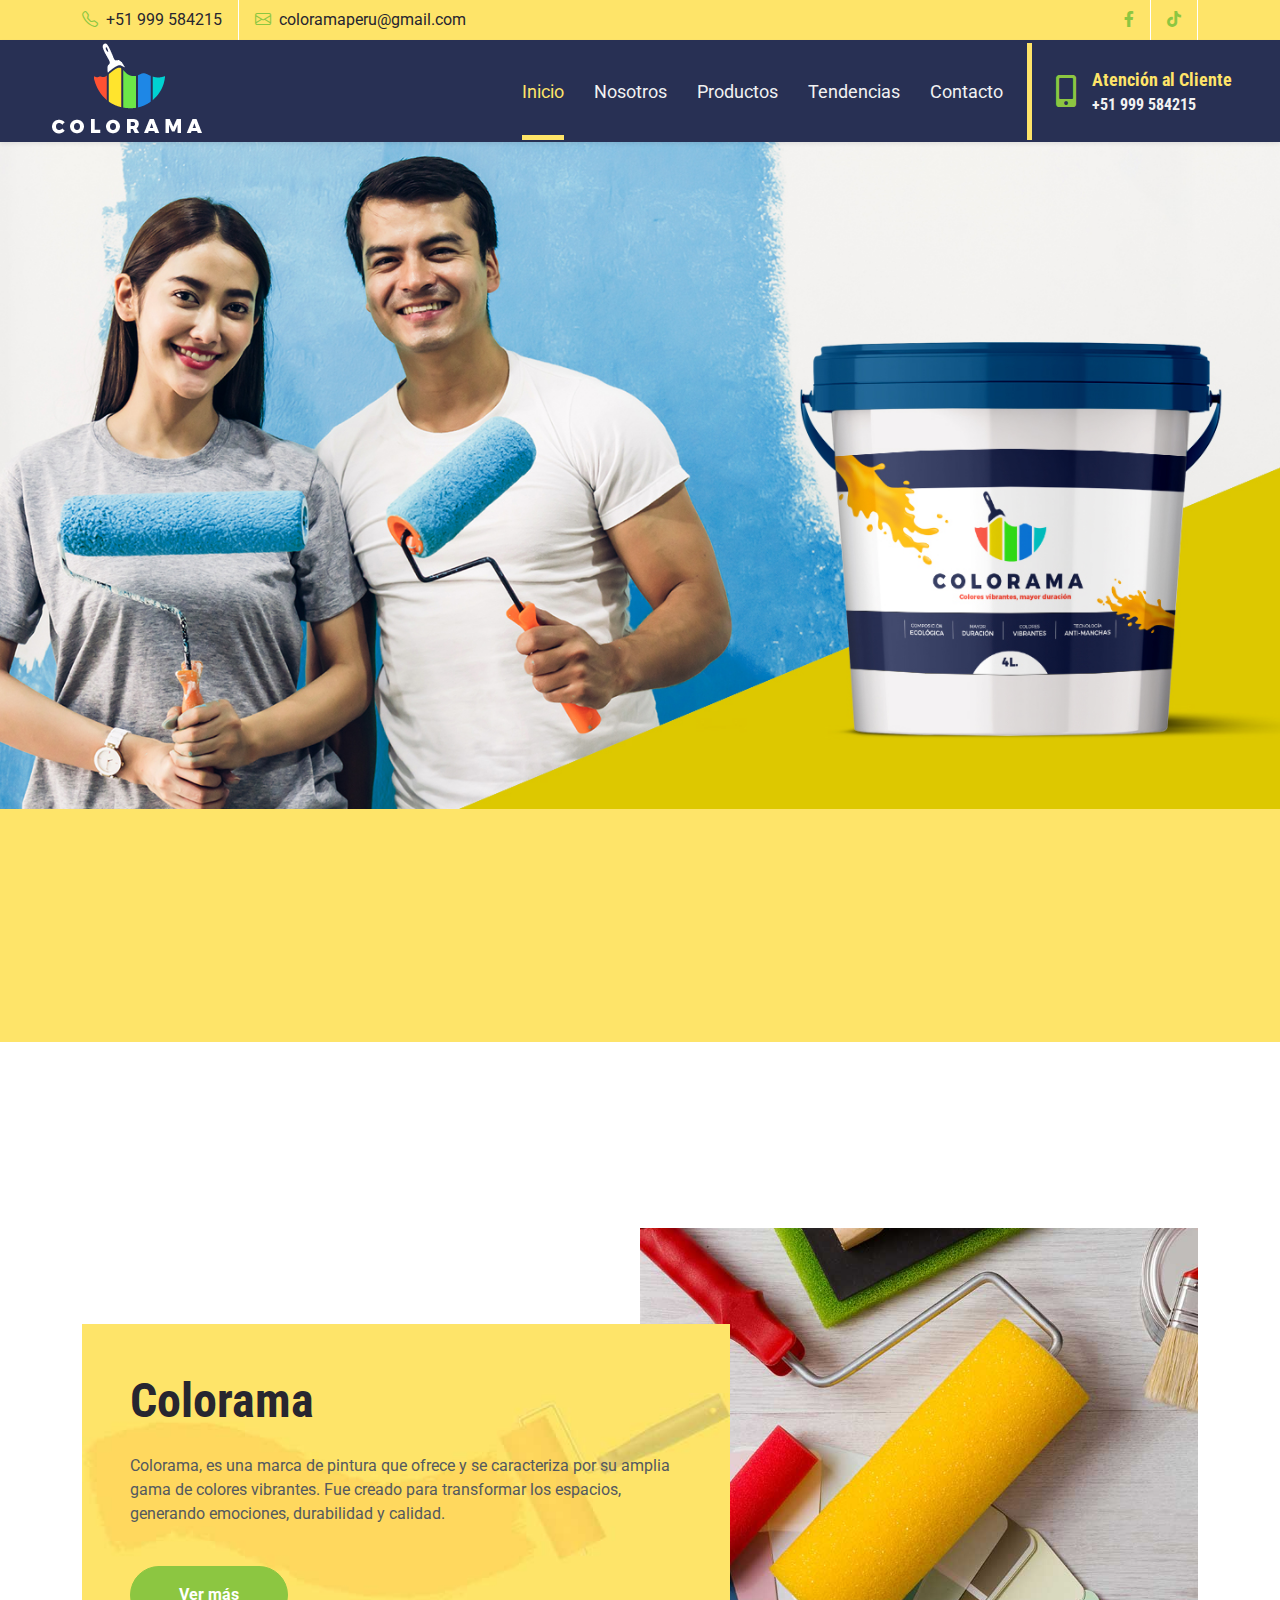
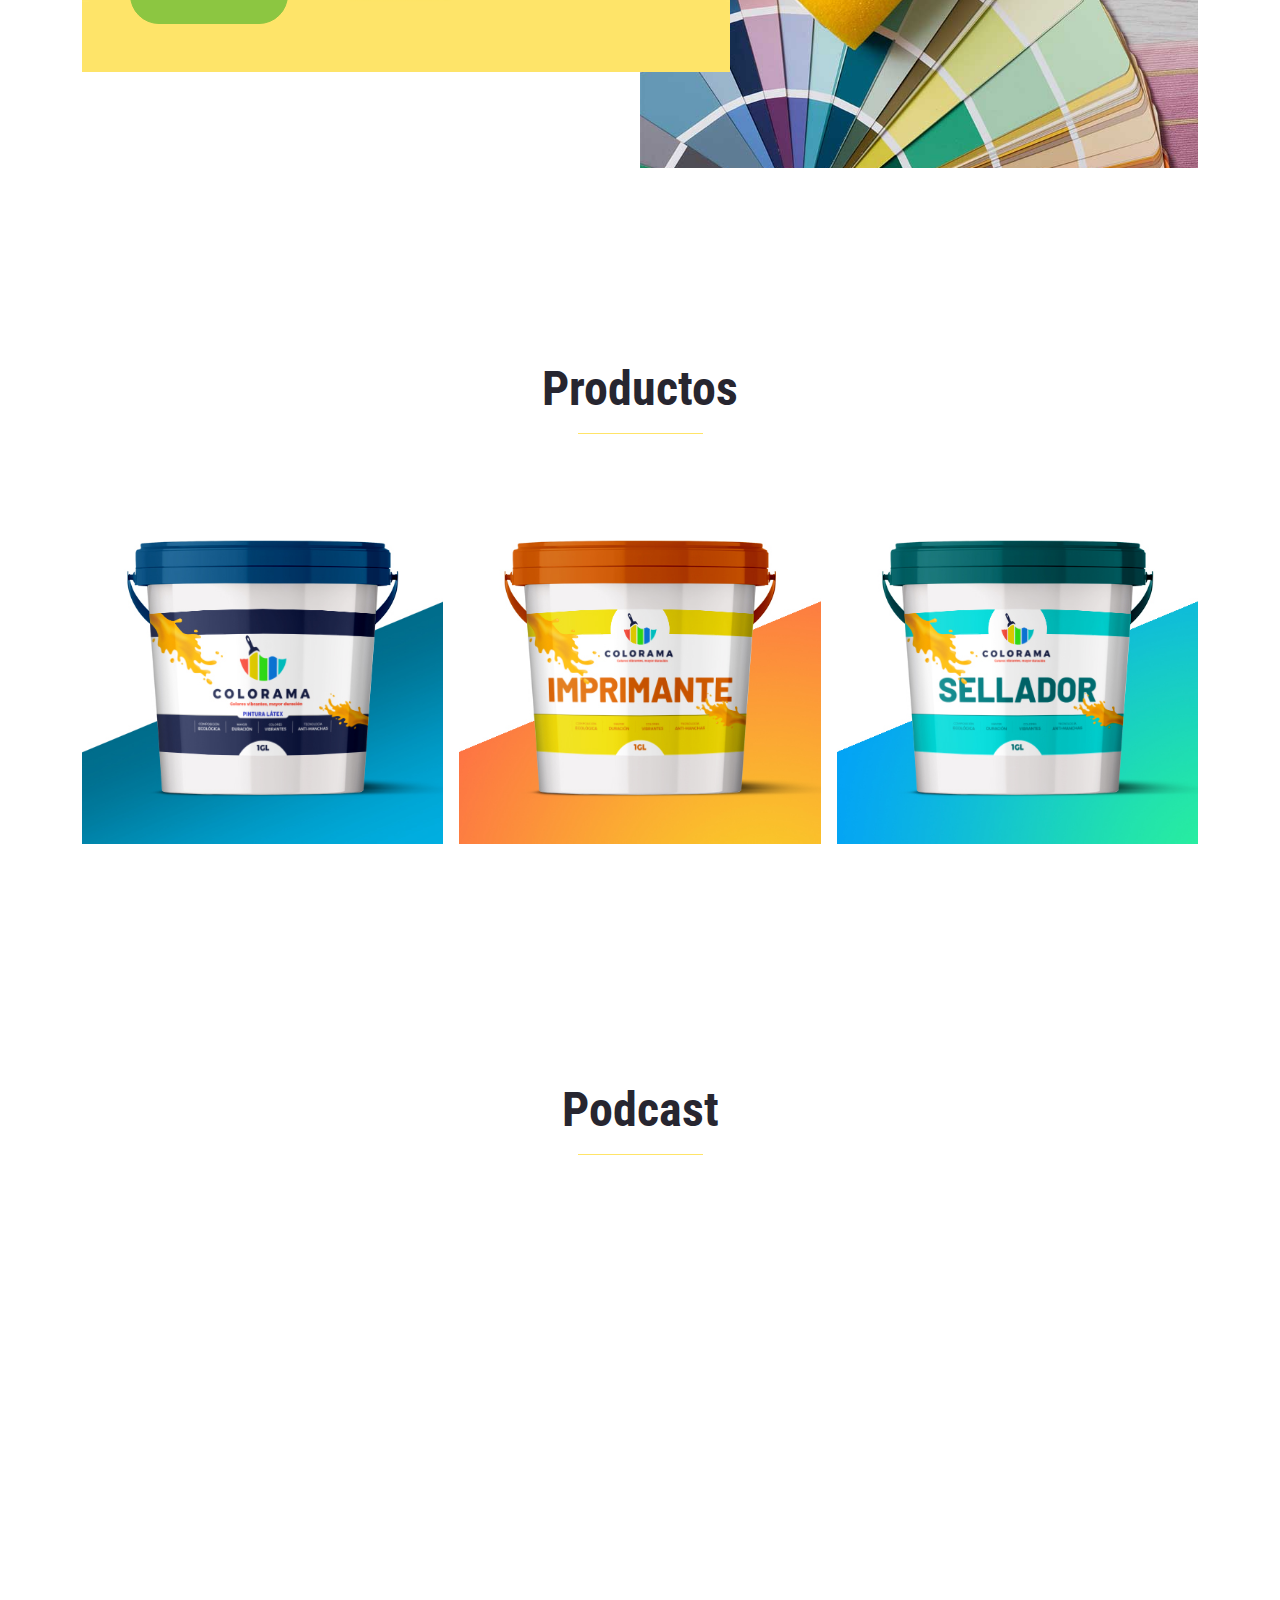
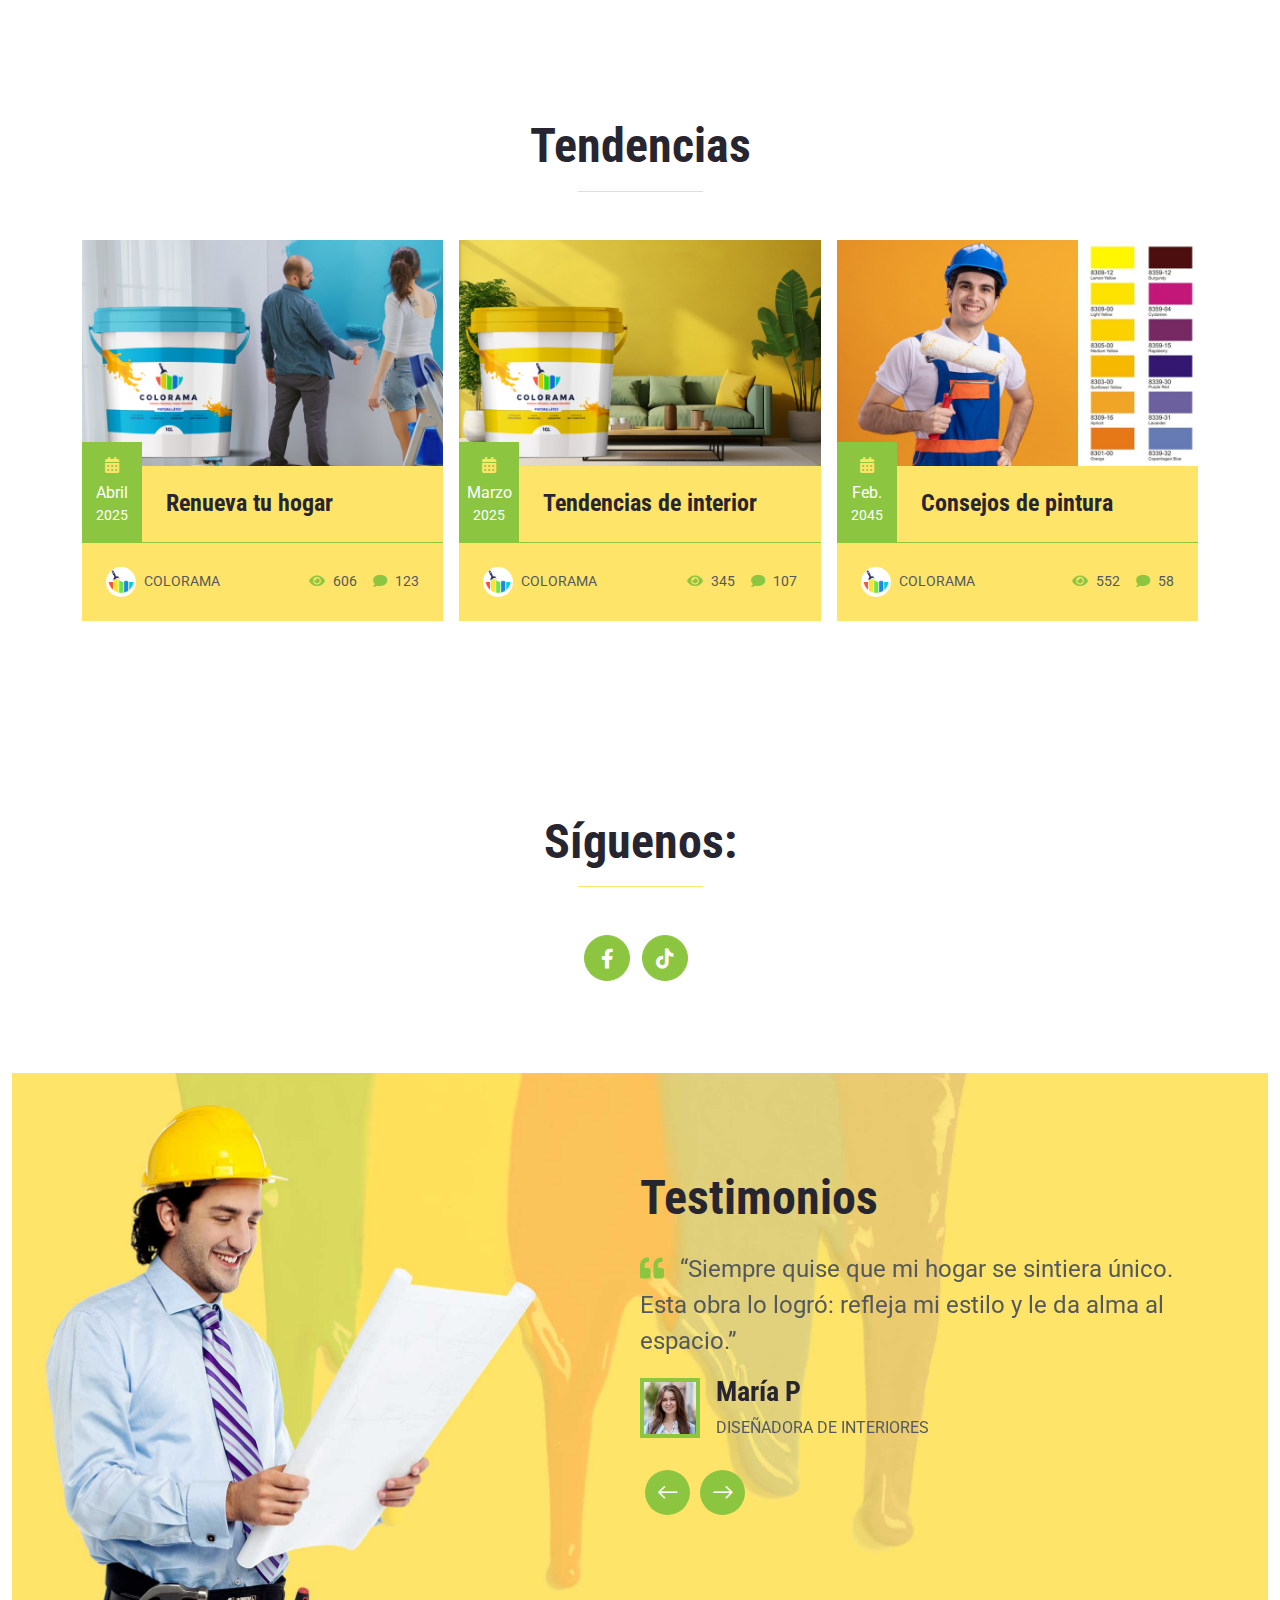
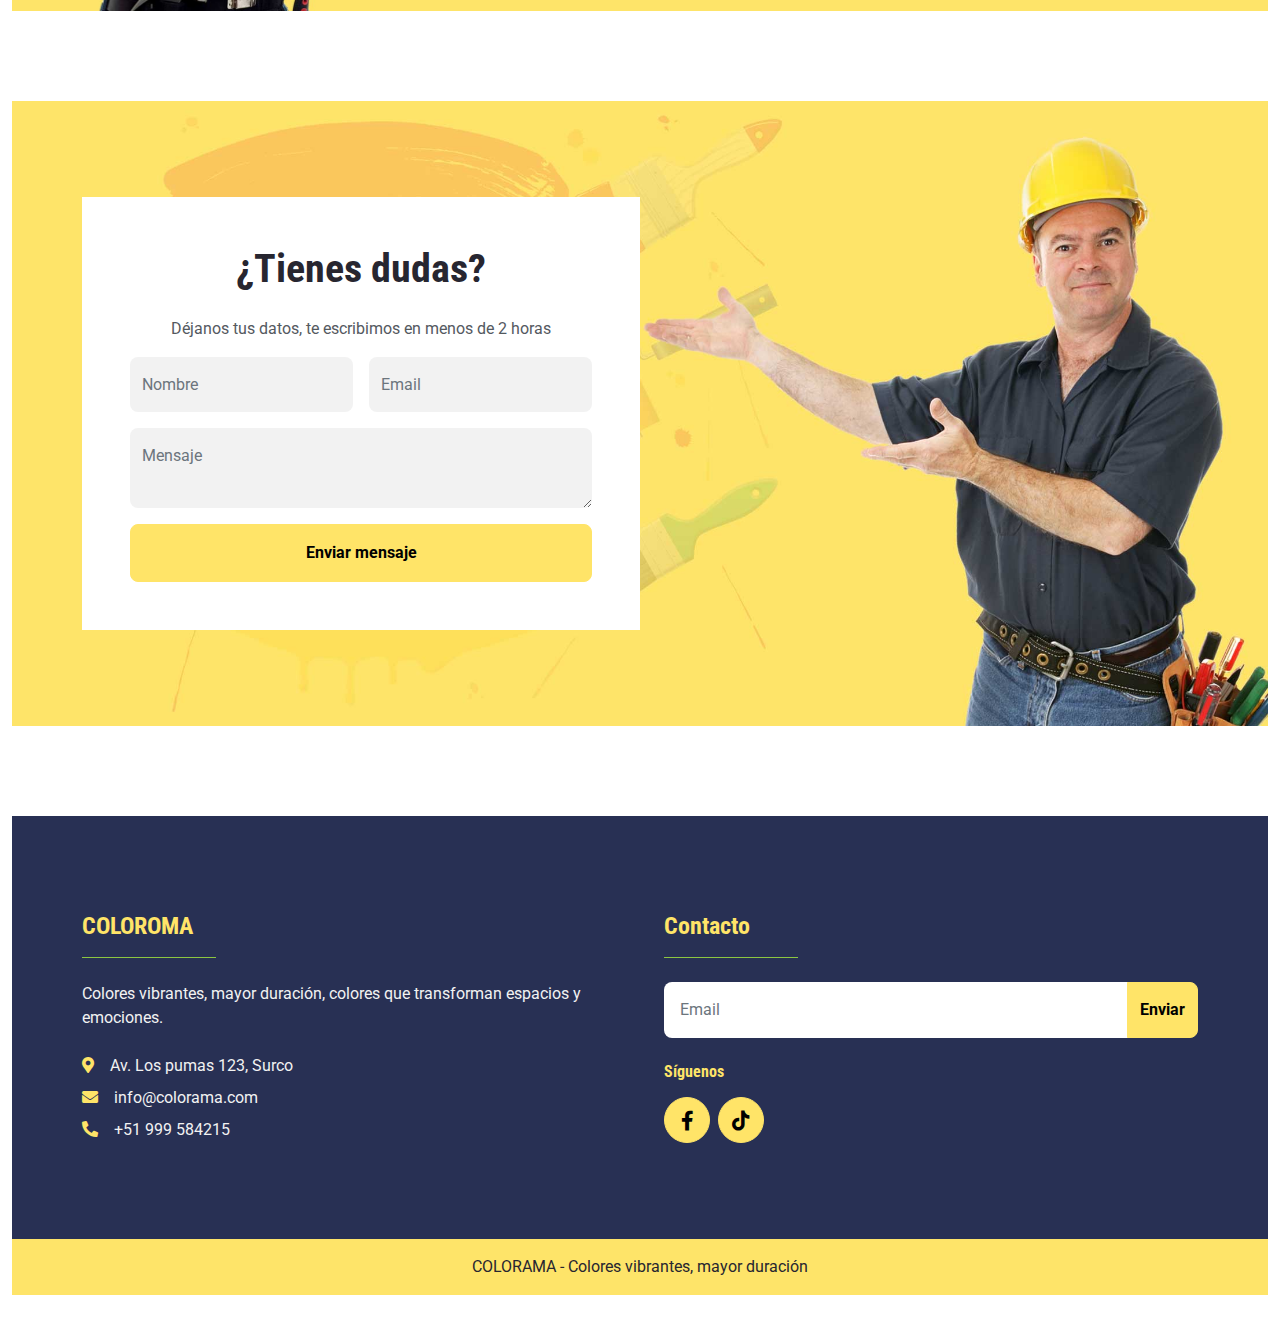
<file: index.html>
<!DOCTYPE html>
<html lang="en">

<head>
    <meta charset="utf-8">
    <title>COLORAMA - Colores vibrantes, mayor duración</title>
    <meta content="width=device-width, initial-scale=1.0" name="viewport">
    <meta content="Free HTML Templates" name="keywords">
    <meta content="Free HTML Templates" name="description">

    <!-- Favicon -->
    <link href="img/favicon.ico" rel="icon">

    <!-- Google Web Fonts -->
    <link rel="preconnect" href="https://fonts.gstatic.com">
    <link href="https://fonts.googleapis.com/css2?family=Roboto+Condensed:wght@400;700&family=Roboto:wght@400;700&display=swap" rel="stylesheet">  

    <!-- Icon Font Stylesheet -->
    <link href="https://cdnjs.cloudflare.com/ajax/libs/font-awesome/5.15.0/css/all.min.css" rel="stylesheet">
    <link href="https://cdn.jsdelivr.net/npm/bootstrap-icons@1.4.1/font/bootstrap-icons.css" rel="stylesheet">

    <!-- Libraries Stylesheet -->
    <link href="lib/owlcarousel/assets/owl.carousel.min.css" rel="stylesheet">

    <!-- Customized Bootstrap Stylesheet -->
    <link href="css/bootstrap.min.css" rel="stylesheet">

    <!-- Template Stylesheet -->
    <link href="css/style.css" rel="stylesheet">
</head>

<body>
    <!-- Topbar Start -->
    <div class="container-fluid bg-primary d-none d-lg-block">
        <div class="container">
            <div class="row">
                <div class="col-md-6 text-center text-lg-start mb-2 mb-lg-0">
                    <div class="d-inline-flex align-items-center">
                        <a class="text-dark py-2 pe-3 border-end border-white" href=""><i class="bi bi-telephone text-secondary me-2"></i>+51 999 584215</a>
                        <a class="text-dark py-2 px-3" href=""><i class="bi bi-envelope text-secondary me-2"></i>coloramaperu@gmail.com</a>
                    </div>
                </div>
                <div class="col-md-6 text-center text-lg-end">
                    <div class="d-inline-flex align-items-center">
                        <a class="text-body py-2 px-3 border-end border-white" href="https://www.facebook.com/ColoramaPeruOficial" target="_blank">
                            <i class="fab fa-facebook-f text-secondary"></i>
                        </a>
                        <a class="text-body py-2 px-3 border-end border-white" href="https://www.tiktok.com/@coloramapintura?_t=ZM-8wMFui1cQvX&_r=1" target="_blank">
                            <i class="fab fa-tiktok text-secondary"></i>
                        </a>
                        <!-- <a class="text-body py-2 px-3 border-end border-white" href="">
                            <i class="fab fa-instagram text-secondary"></i>
                        </a>
<!--                         <a class="text-body py-2 ps-3" href="">
                            <i class="fab fa-youtube text-secondary"></i>
                        </a> -->
                    </div>
                </div>
            </div>
        </div>
    </div>
    <!-- Topbar End -->


    <!-- Navbar Start -->
    <nav class="navbar navbar-expand-lg bg-dark navbar-dark shadow-sm px-5 py-3 py-lg-0">
        <a href="index.html" class="navbar-brand p-0">
            <h1 class="m-0 text-uppercase text-primary">
                <img src="img/logotipo_web_negativo.png" alt="" width="100%" height="20%">
                <!-- <i class="fa fa-paint-roller text-secondary me-3"></i>--></h1>
        </a>
        <button class="navbar-toggler" type="button" data-bs-toggle="collapse" data-bs-target="#navbarCollapse">
            <span class="navbar-toggler-icon"></span>
        </button>
        <div class="collapse navbar-collapse" id="navbarCollapse">
            <div class="navbar-nav ms-auto py-0 pe-4 border-end border-5 border-primary">
                <a href="index.html" class="nav-item nav-link active">Inicio</a>
                <a href="about.html" class="nav-item nav-link">Nosotros</a>
                <a href="#productos" class="nav-item nav-link">Productos</a>
                <a href="#tendencias2" class="nav-link">Tendencias</a>
                <a href="#contacto" class="nav-item nav-link">Contacto</a>
            </div>
            <div class="d-none d-lg-flex align-items-center ps-4">
                <i class="fa fa-2x fa-mobile-alt text-secondary me-3"></i>
                <div>
                    <h5 class="text-primary mb-1"><small>Atención al Cliente</small></h5>
                    <h6 class="text-light m-0">+51 999 584215</h6>
                </div>
            </div>
        </div>
    </nav>
    <!-- Navbar End -->


    <!-- slider -->
    <div class="container-fluid bg-primary py-5 bg-hero" style="margin-bottom: 90px;">
        <div class="container-fluid py-5">
            <div class="row ">
                
            </div>
        </div>
    </div>
    <!-- Hero End -->


    <!-- About Start -->
    <div class="container-fluid py-5">
        <div class="container py-5">
            <div class="row gx-0 mb-3 mb-lg-0">
                <div class="col-lg-6 my-lg-5 py-lg-5">
                    <div class="about-start bg-primary p-5">
                        <h1 class="display-5 mb-4">Colorama</h1>
                        <p>Colorama, es una marca de pintura que ofrece y se caracteriza por su amplia gama de colores vibrantes. Fue creado para transformar los espacios, generando  emociones, durabilidad y calidad.</p>
                        <a href="about.html" class="btn btn-secondary rounded-pill py-md-3 px-md-5 mt-4">Ver más</a>
                    </div>
                </div>
                <div class="col-lg-6" style="min-height: 400px;">
                    <div class="position-relative h-100">
                        <img class="position-absolute w-100 h-100" src="img/about-2.jpg" style="object-fit: cover;">
                    </div>
                </div>
            </div>
        </div>
    </div>
    <!-- About End -->
    

    <!-- Productos colorama -->
    <div id="productos" class="container-fluid py-5">
        <div class="container py-5">
            <div class="text-center mx-auto mb-5" style="max-width: 500px;">
                <h1 class="display-5">Productos</h1>
                <hr class="w-25 mx-auto text-primary" style="opacity: 1;">
            </div>
            <div class="row g-3">
                <div class="col-lg-4 col-md-6">
                    <div class="team-item">
                        <img class="img-fluid w-100" src="img/productos/colorama-latex.jpg" alt="">
                    </div>
                </div>
                <div class="col-lg-4 col-md-6">
                    <div class="team-item">
                        <img class="img-fluid w-100" src="img/productos/colorama-imprimante.jpg" alt="">
                    </div>
                </div>
                <div class="col-lg-4 col-md-6">
                    <div class="team-item">
                        <img class="img-fluid w-100" src="img/productos/colorama-sellador.jpg" alt="">
                    </div>
                </div>
            </div>
        </div>
    </div>
    <!-- Productos End -->

    <!-- PODCAST -->
    <div id="podcast" class="container-fluid py-5">
        <div class="container py-5">
            <div class="text-center mx-auto mb-5" style="max-width: 500px;">
                <h1 class="display-5">Podcast</h1>
                <hr class="w-25 mx-auto text-primary" style="opacity: 1;">
            </div>
            <div class="row g-3">
                <div class="col-lg-12">
                    <div style="text-align:center;">
                        <iframe width="560" height="315" src="https://www.youtube.com/embed/--IJeZZWxek?si=wq_hsynTKk_-lt8w" title="YouTube video player" frameborder="0" allow="accelerometer; autoplay; clipboard-write; encrypted-media; gyroscope; picture-in-picture; web-share" referrerpolicy="strict-origin-when-cross-origin" allowfullscreen></iframe>
                    </div>
                </div>
            </div>
        </div>
    </div>


    <!-- Tendencias -->
    <div id="tendencias2" class="container-fluid py-5">
        <div class="container py-5">
            <div class="text-center mx-auto mb-5" style="max-width: 500px;">
                <h1 class="display-5">Tendencias</h1>
                <hr class="w-25 mx-auto text-primary" style="opacity: 1;">
            </div>
            <div class="row g-3">
                <div class="col-xl-4 col-lg-6">
                    <div class="blog-item bg-primary">
                        <img class="img-fluid w-100" src="img/tendencias/renueva.jpg" alt="">
                        <div class="d-flex align-items-center">
                            <div class="bg-secondary mt-n4 d-flex flex-column flex-shrink-0 justify-content-center text-center me-4" style="width: 60px; height: 100px;">
                                <i class="fa fa-calendar-alt text-primary mb-2"></i>
                                <p class="m-0 text-white">Abril</p>
                                <small class="text-white">2025</small>
                            </div>
                            <a class="h4 m-0 text-truncate me-4" href="">Renueva tu hogar</a>
                        </div>
                        <div class="d-flex justify-content-between border-top border-secondary p-4">
                            <div class="d-flex align-items-center">
                                <img class="rounded-circle me-2" src="img/isologo-colorama.jpg" width="30" height="30" alt="">
                                <small class="text-uppercase">Colorama</small>
                            </div>
                            <div class="d-flex align-items-center">
                                <small class="ms-3"><i class="fa fa-eye text-secondary me-2"></i>606</small>
                                <small class="ms-3"><i class="fa fa-comment text-secondary me-2"></i>123</small>
                            </div>
                        </div>
                    </div>
                </div>
                <div class="col-xl-4 col-lg-6">
                    <div class="blog-item bg-primary">
                        <img class="img-fluid w-100" src="img/tendencias/interiores.jpg" alt="">
                        <div class="d-flex align-items-center">
                            <div class="bg-secondary mt-n4 d-flex flex-column flex-shrink-0 justify-content-center text-center me-4" style="width: 60px; height: 100px;">
                                <i class="fa fa-calendar-alt text-primary mb-2"></i>
                                <p class="m-0 text-white">Marzo</p>
                                <small class="text-white">2025</small>
                            </div>
                            <a class="h4 m-0 text-truncate me-4" href="">Tendencias de interior</a>
                        </div>
                        <div class="d-flex justify-content-between border-top border-secondary p-4">
                            <div class="d-flex align-items-center">
                                <img class="rounded-circle me-2" src="img/isologo-colorama.jpg" width="30" height="30" alt="">
                                <small class="text-uppercase">Colorama</small>
                            </div>
                            <div class="d-flex align-items-center">
                                <small class="ms-3"><i class="fa fa-eye text-secondary me-2"></i>345</small>
                                <small class="ms-3"><i class="fa fa-comment text-secondary me-2"></i>107</small>
                            </div>
                        </div>
                    </div>
                </div>
                <div class="col-xl-4 col-lg-6">
                    <div class="blog-item bg-primary">
                        <img class="img-fluid w-100" src="img/tendencias/consejos.jpg" alt="">
                        <div class="d-flex align-items-center">
                            <div class="bg-secondary mt-n4 d-flex flex-column flex-shrink-0 justify-content-center text-center me-4" style="width: 60px; height: 100px;">
                                <i class="fa fa-calendar-alt text-primary mb-2"></i>
                                <p class="m-0 text-white">Feb.</p>
                                <small class="text-white">2045</small>
                            </div>
                            <a class="h4 m-0 text-truncate me-4" href="">Consejos de pintura</a>
                        </div>
                        <div class="d-flex justify-content-between border-top border-secondary p-4">
                            <div class="d-flex align-items-center">
                                <img class="rounded-circle me-2" src="img/isologo-colorama.jpg" width="30" height="30" alt="">
                                <small class="text-uppercase">Colorama</small>
                            </div>
                            <div class="d-flex align-items-center">
                                <small class="ms-3"><i class="fa fa-eye text-secondary me-2"></i>552</small>
                                <small class="ms-3"><i class="fa fa-comment text-secondary me-2"></i>58</small>
                            </div>
                        </div>
                    </div>
                </div>
            </div>
        </div>
    </div>
    <!-- tendencias End -->

    <!-- REDES colorama -->
    <div class="container-fluid py-5">
        <div class="container py-5">
            <div class="text-center mx-auto mb-5" style="max-width: 500px;">
                <h1 class="display-5">Síguenos:</h1>
                <hr class="w-25 mx-auto text-primary" style="opacity: 1;">
            </div>
            <div class="row g-3">
                <div class="col-lg-4 col-md-6">
                    <div class="team-item2">
                        <div class="team-text2">
                            <div class="team-social2">
                                <a class="btn btn-lg btn-secondary btn-lg-square rounded-circle me-2" href="https://www.facebook.com/ColoramaPeruOficial" target="_blank"><i class="fab fa-facebook-f"></i></a>
                                <a class="btn btn-lg btn-secondary btn-lg-square rounded-circle me-2" href="https://www.tiktok.com/@colorama_mundodepintura" target="_blank"><i class="fab fa-tiktok"></i></a
                            </div>
                        </div>
                    </div>
                </div>
            </div>
        </div>
    </div>
    <!-- fin REDES colorama -->


    <!-- Testimonial Start -->
    <div class="container-fluid bg-primary bg-testimonial py-5" style="margin: 90px 0;">
        <div class="container py-5">
            <div class="row g-0 justify-content-end">
                <div class="col-lg-6">
                    <h1 class="display-5 mb-4">Testimonios</h1>
                    <div class="owl-carousel testimonial-carousel">
                        <div class="testimonial-item">
                            <p class="fs-4 fw-normal"><i class="fa fa-quote-left text-secondary me-3"></i>“Siempre quise que mi hogar se sintiera único. Esta obra lo logró: refleja mi estilo y le da alma al espacio.”</p>
                            <div class="d-flex align-items-center">
                                <img class="img-fluid p-1 bg-secondary" src="img/testimonial-1.jpg" alt="">
                                <div class="ps-3">
                                    <h3>María P</h3>
                                    <span class="text-uppercase">Diseñadora de Interiores</span>
                                </div>
                            </div>
                        </div>
                        <div class="testimonial-item">
                            <p class="fs-4 fw-normal"><i class="fa fa-quote-left text-secondary me-3"></i>“Fácil de aplicar, buen acabado y seca rápido. Ideal para entregar el trabajo a tiempo y sin problemas.”</p>
                            <div class="d-flex align-items-center">
                                <img class="img-fluid p-1 bg-secondary" src="img/testimonial-2.jpg" alt="">
                                <div class="ps-3">
                                    <h3>Ramón C.</h3>
                                    <span class="text-uppercase">Pintor profesional</span>
                                </div>
                            </div>
                        </div>
                        <div class="testimonial-item">
                            <p class="fs-4 fw-normal"><i class="fa fa-quote-left text-secondary me-3"></i>“Siempre quise que mi hogar se sintiera único. Esta obra lo logró: refleja mi estilo y le da alma al espacio.”</p>
                            <div class="d-flex align-items-center">
                                <img class="img-fluid p-1 bg-secondary" src="img/user.jpg" alt="">
                                <div class="ps-3">
                                    <h3>Clara y Tomás</h3>
                                    <span class="text-uppercase">Recién casados</span>
                                </div>
                            </div>
                        </div>
                    </div>
                </div>
            </div>
        </div>
    </div>
    <!-- Testimonial End -->

    

    <!-- Contacto -->
    <div id="contacto" class="container-fluid bg-primary bg-quote py-5" style="margin: 90px 0;">
        <div class="container py-5">
            <div class="row g-0 justify-content-start">
                <div class="col-lg-6">
                    <div class="bg-white text-center p-5">
                        <h1 class="mb-4">¿Tienes dudas?</h1>
                            <p>Déjanos tus datos, te escribimos en menos de 2 horas</p>
                        <form>
                            <div class="row g-3">
                                <div class="col-12 col-sm-6">
                                    <input type="text" class="form-control bg-light border-0" placeholder="Nombre" style="height: 55px;">
                                </div>
                                <div class="col-12 col-sm-6">
                                    <input type="email" class="form-control bg-light border-0" placeholder="Email" style="height: 55px;">
                                </div>
                                <div class="col-12">
                                    <textarea class="form-control bg-light border-0 py-3" rows="2" placeholder="Mensaje"></textarea>
                                </div>
                                <div class="col-12">
                                    <button class="btn btn-primary w-100 py-3" type="submit">Enviar mensaje</button>
                                </div>
                            </div>
                        </form>
                    </div>
                </div>
            </div>
        </div>
    </div>
    <!-- Contact End -->


    <!-- Footer Start -->
    <div class="container-fluid bg-dark bg-footer text-light py-5">
        <div class="container py-5">
            <div class="row g-5">
                <div class="col-lg-6 col-md-3">
                    <h4 class="text-primary">COLOROMA</h4>
                    <hr class="w-25 text-secondary mb-4" style="opacity: 1;">
                    <p class="mb-4">Colores vibrantes, mayor duración, colores que transforman espacios y emociones.</p>
                    <p class="mb-2"><i class="fa fa-map-marker-alt text-primary me-3"></i>Av. Los pumas 123, Surco</p>
                    <p class="mb-2"><i class="fa fa-envelope text-primary me-3"></i>info@colorama.com</p>
                    <p class="mb-0"><i class="fa fa-phone-alt text-primary me-3"></i>+51 999 584215</p>
                </div>

                <div class="col-lg-6 col-md-3">
                    <h4 class="text-primary">Contacto</h4>
                    <hr class="w-25 text-secondary mb-4" style="opacity: 1;">
                    <form action="">
                        <div class="input-group">
                            <input type="text" class="form-control p-3 border-0" placeholder="Email">
                            <button class="btn btn-primary">Enviar</button>
                        </div>
                    </form>
                    <h6 class="text-primary mt-4 mb-3">Síguenos</h6>
                    <div class="d-flex">
                        <a class="btn btn-lg btn-primary btn-lg-square rounded-circle me-2" href="https://www.facebook.com/ColoramaPeruOficial" target="_blank"><i class="fab fa-facebook-f"></i></a>
                        <a class="btn btn-lg btn-primary btn-lg-square rounded-circle me-2" href="https://www.tiktok.com/@colorama_mundodepintura" target="_blank"><i class="fab fa-tiktok"></i></a>
<!--                         <a class="btn btn-lg btn-primary btn-lg-square rounded-circle" href="#"><i class="fab fa-instagram"></i></a> -->
                    </div>
                </div>
            </div>
        </div>
    </div>
    <div class="container-fluid bg-primary text-dark py-ab">
        <div class="container">
            <div class="row" style="text-align: center;">
                <div class="">
                    <p>COLORAMA - Colores vibrantes, mayor duración</p>
                </div>
                </div>
            </div>
        </div>
    </div>
    <!-- Footer End -->


    <!-- Back to Top -->
    <a href="#" class="btn btn-lg btn-secondary btn-lg-square rounded-circle back-to-top"><i class="bi bi-arrow-up"></i></a>


    <!-- JavaScript Libraries -->
    <script src="https://code.jquery.com/jquery-3.4.1.min.js"></script>
    <script src="https://cdn.jsdelivr.net/npm/bootstrap@5.0.0/dist/js/bootstrap.bundle.min.js"></script>
    <script src="lib/easing/easing.min.js"></script>
    <script src="lib/waypoints/waypoints.min.js"></script>
    <script src="lib/owlcarousel/owl.carousel.min.js"></script>

    <!-- Template Javascript -->
    <script src="js/main.js"></script>
</body>

</html>
</file>
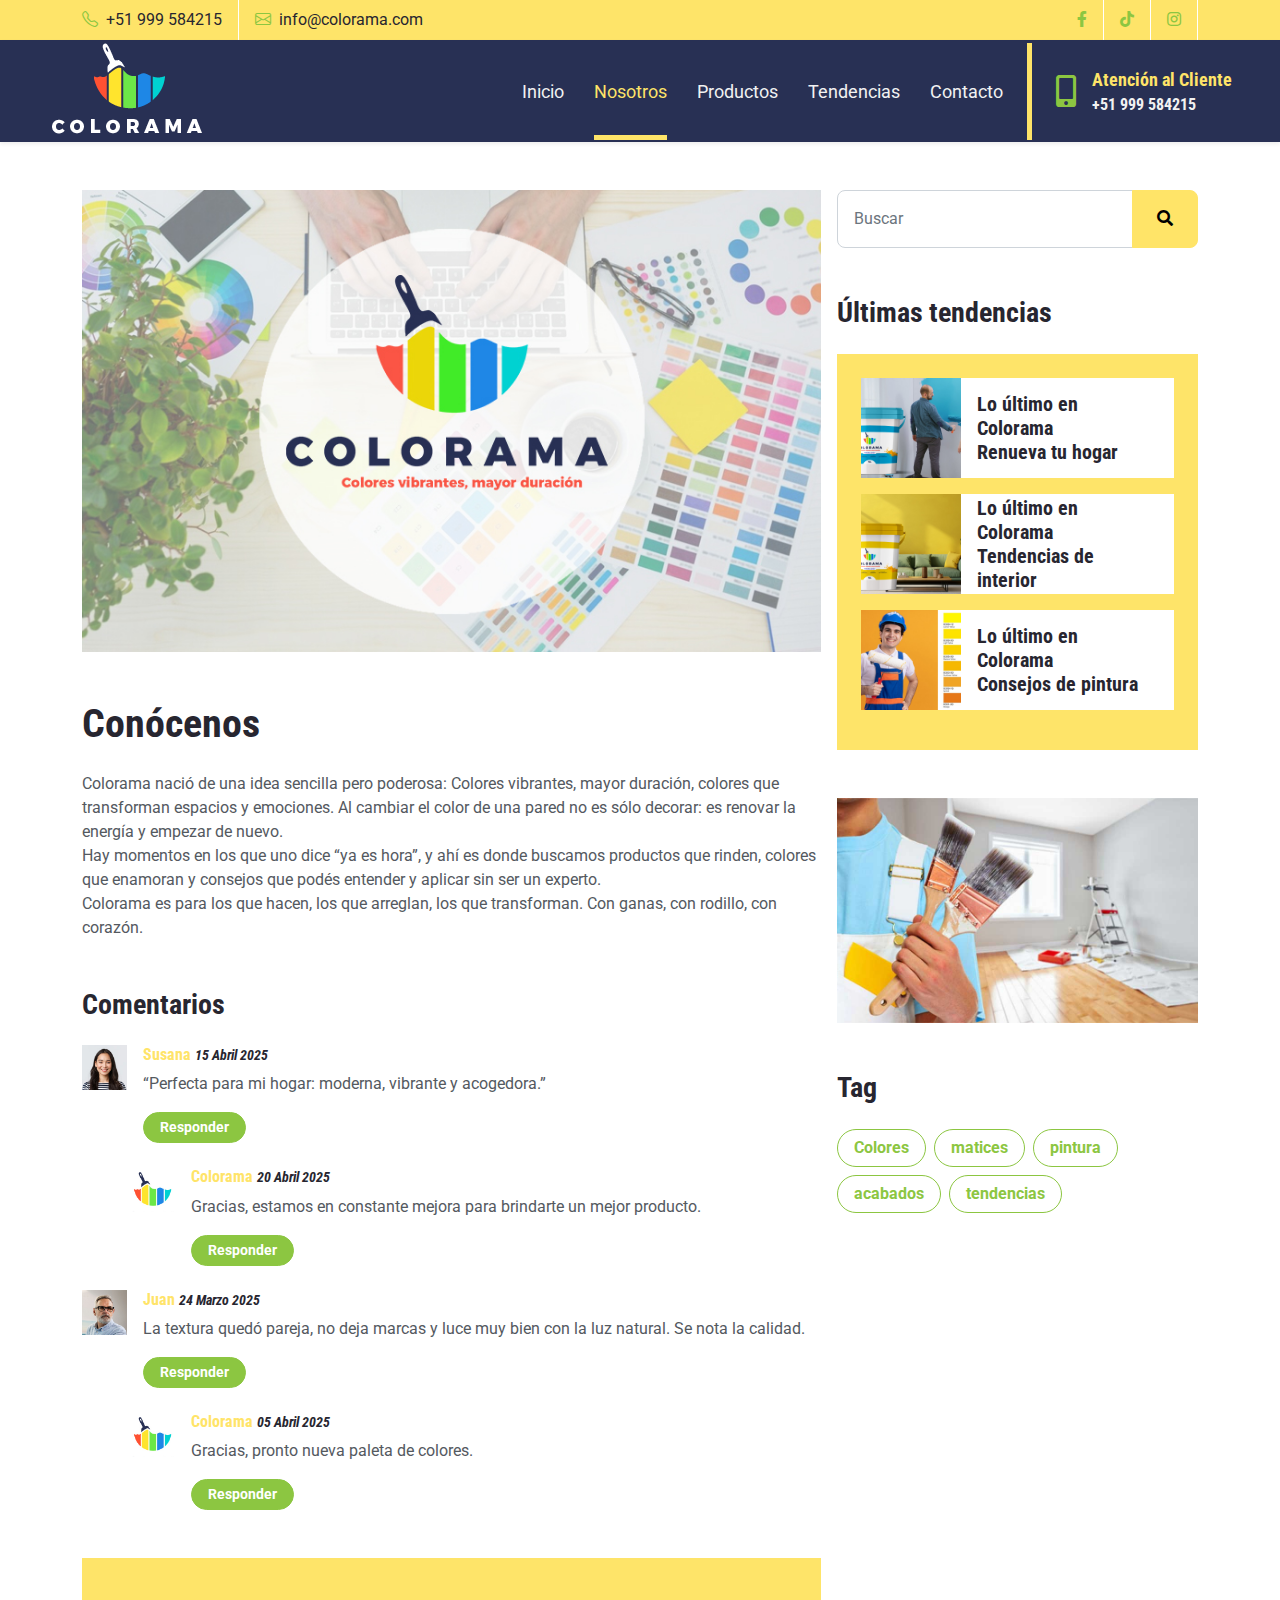
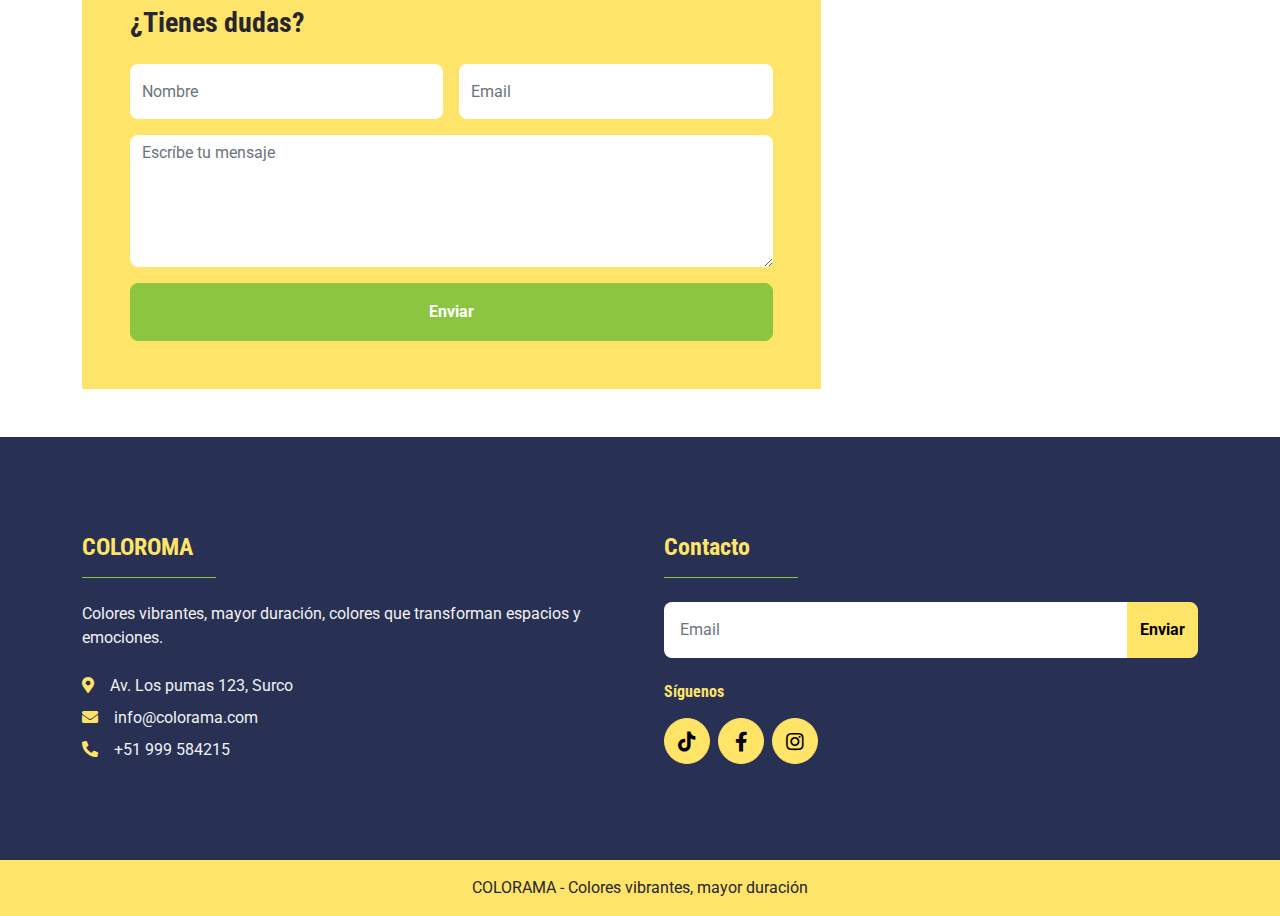
<file: about.html>
<!DOCTYPE html>
<html lang="en">

<head>
    <meta charset="utf-8">
    <title>COLORAMA - Colores vibrantes, mayor duración</title>
    <meta content="width=device-width, initial-scale=1.0" name="viewport">
    <meta content="Free HTML Templates" name="keywords">
    <meta content="Free HTML Templates" name="description">

    <!-- Favicon -->
    <link href="img/favicon.ico" rel="icon">

    <!-- Google Web Fonts -->
    <link rel="preconnect" href="https://fonts.gstatic.com">
    <link href="https://fonts.googleapis.com/css2?family=Roboto+Condensed:wght@400;700&family=Roboto:wght@400;700&display=swap" rel="stylesheet">  

    <!-- Icon Font Stylesheet -->
    <link href="https://cdnjs.cloudflare.com/ajax/libs/font-awesome/5.15.0/css/all.min.css" rel="stylesheet">
    <link href="https://cdn.jsdelivr.net/npm/bootstrap-icons@1.4.1/font/bootstrap-icons.css" rel="stylesheet">

    <!-- Libraries Stylesheet -->
    <link href="lib/owlcarousel/assets/owl.carousel.min.css" rel="stylesheet">

    <!-- Customized Bootstrap Stylesheet -->
    <link href="css/bootstrap.min.css" rel="stylesheet">

    <!-- Template Stylesheet -->
    <link href="css/style.css" rel="stylesheet">
</head>

<body>
    <!-- Topbar Start -->
    <div class="container-fluid bg-primary d-none d-lg-block">
        <div class="container">
            <div class="row">
                <div class="col-md-6 text-center text-lg-start mb-2 mb-lg-0">
                    <div class="d-inline-flex align-items-center">
                        <a class="text-dark py-2 pe-3 border-end border-white" href=""><i class="bi bi-telephone text-secondary me-2"></i>+51 999 584215</a>
                        <a class="text-dark py-2 px-3" href=""><i class="bi bi-envelope text-secondary me-2"></i>info@colorama.com</a>
                    </div>
                </div>
                <div class="col-md-6 text-center text-lg-end">
                    <div class="d-inline-flex align-items-center">
                        <a class="text-body py-2 px-3 border-end border-white" href="https://www.facebook.com/coloramamundodepintura/" target="_blank">
                            <i class="fab fa-facebook-f text-secondary"></i>
                        </a>
                        <a class="text-body py-2 px-3 border-end border-white" href="">
                            <i class="fab fa-tiktok text-secondary"></i>
                        </a>
                        </a>
                        <a class="text-body py-2 px-3 border-end border-white" href="">
                            <i class="fab fa-instagram text-secondary"></i>
                        </a>
<!--                         <a class="text-body py-2 ps-3" href="">
                            <i class="fab fa-youtube text-secondary"></i>
                        </a> -->
                    </div>
                </div>
            </div>
        </div>
    </div>
    <!-- Topbar End -->


    <!-- Navbar Start -->
    <nav class="navbar navbar-expand-lg bg-dark navbar-dark shadow-sm px-5 py-3 py-lg-0">
        <a href="index.html" class="navbar-brand p-0">
            <h1 class="m-0 text-uppercase text-primary">
                <img src="img/logotipo_web_negativo.png" alt="" width="100%" height="20%">
                <!-- <i class="fa fa-paint-roller text-secondary me-3"></i>--></h1>
        </a>
        <button class="navbar-toggler" type="button" data-bs-toggle="collapse" data-bs-target="#navbarCollapse">
            <span class="navbar-toggler-icon"></span>
        </button>
        <div class="collapse navbar-collapse" id="navbarCollapse">
            <div class="navbar-nav ms-auto py-0 pe-4 border-end border-5 border-primary">
                <a href="index.html" class="nav-item nav-link">Inicio</a>
                <a href="about.html" class="nav-item nav-link active">Nosotros</a>
                <a href="index.html #productos" class="nav-item nav-link">Productos</a>
                <a href="index.html #tendencias2" class="nav-link">Tendencias</a>
                <a href="#contacto" class="nav-item nav-link">Contacto</a>
            </div>
            <div class="d-none d-lg-flex align-items-center ps-4">
                <i class="fa fa-2x fa-mobile-alt text-secondary me-3"></i>
                <div>
                    <h5 class="text-primary mb-1"><small>Atención al Cliente</small></h5>
                    <h6 class="text-light m-0">+51 999 584215</h6>
                </div>
            </div>
        </div>
    </nav>
    <!-- Navbar End -->

    <!-- Blog Start -->
    <div class="container-fluid py-6">
        <div class="container py-5">
            <div class="row g-3">
                <div class="col-lg-8">
                    <!-- Blog Detail Start -->
                    <div class="mb-5">
                        <img class="img-fluid w-100 mb-5" src="img/about_colorama.jpg" alt="">
                        <h1 class="mb-4">Conócenos</h1>
                        <p>Colorama nació de una idea sencilla pero poderosa: Colores vibrantes, mayor duración, colores que transforman espacios y emociones. Al cambiar el color de una pared no es sólo decorar: es renovar la energía y empezar de nuevo. <br>Hay momentos en los que uno dice “ya es hora”, y ahí es donde buscamos productos que rinden, colores que enamoran y consejos que podés entender y aplicar sin ser un experto.<br>Colorama es para los que hacen, los que arreglan, los que transforman. Con ganas, con rodillo, con corazón.</p>
                    </div>
                    <!-- Blog Detail End -->
    
                    <!-- Commentarios -->
                    <div class="mb-5">
                        <h3 class="mb-4">Comentarios</h3>
                        <div class="d-flex mb-4">
                            <img src="img/susana.jpg" class="img-fluid" style="width: 45px; height: 45px;">
                            <div class="ps-3">
                                <h6><a href="">Susana</a> <small><i>15 Abril 2025</i></small></h6>
                                <p>“Perfecta para mi hogar: moderna, vibrante y acogedora.”</p>
                                <button class="btn btn-sm btn-secondary rounded-pill px-3">Responder</button>
                            </div>
                        </div>
                        <div class="d-flex ms-5 mb-4">
                            <img src="img/isologo-colorama.jpg" class="img-fluid" style="width: 45px; height: 45px;">
                            <div class="ps-3">
                                <h6><a href="">Colorama</a> <small><i>20 Abril 2025</i></small></h6>
                                <p>Gracias, estamos en constante mejora para brindarte un mejor producto.</p>
                                <button class="btn btn-sm btn-secondary rounded-pill px-3">Responder</button>
                            </div>
                        </div>
                        <div class="d-flex mb-4">
                            <img src="img/juan.jpg" class="img-fluid" style="width: 45px; height: 45px;">
                            <div class="ps-3">
                                <h6><a href="">Juan</a> <small><i>24 Marzo 2025</i></small></h6>
                                <p>La textura quedó pareja, no deja marcas y luce muy bien con la luz natural. Se nota la calidad.</p>
                                <button class="btn btn-sm btn-secondary rounded-pill px-3">Responder</button>
                            </div>
                        </div>
                        <div class="d-flex ms-5 mb-4">
                            <img src="img/isologo-colorama.jpg" class="img-fluid" style="width: 45px; height: 45px;">
                            <div class="ps-3">
                                <h6><a href="">Colorama</a> <small><i>05 Abril 2025</i></small></h6>
                                <p>Gracias, pronto nueva paleta de colores.</p>
                                <button class="btn btn-sm btn-secondary rounded-pill px-3">Responder</button>
                            </div>
                        </div>
                    </div>
                    <!-- Comment List End -->
    
                    <!-- Escribenos -->
                    <div class="bg-primary p-5">
                        <h3 class="mb-4">¿Tienes dudas?</h3>
                        <form>
                            <div class="row g-3">
                                <div class="col-12 col-sm-6">
                                    <input type="text" class="form-control bg-white border-0" placeholder="Nombre" style="height: 55px;">
                                </div>
                                <div class="col-12 col-sm-6">
                                    <input type="email" class="form-control bg-white border-0" placeholder="Email" style="height: 55px;">
                                </div>

                                <div class="col-12">
                                    <textarea class="form-control bg-white border-0" rows="5" placeholder="Escríbe tu mensaje"></textarea>
                                </div>
                                <div class="col-12">
                                    <button class="btn btn-secondary w-100 py-3" type="submit">Enviar</button>
                                </div>
                            </div>
                        </form>
                    </div>
                    <!-- Comment Form End -->
                </div>
    
                <!-- Sidebar Start -->
                <div class="col-lg-4">
                    <!-- Search Form Start -->
                    <div class="mb-5">
                        <div class="input-group">
                            <input type="text" class="form-control p-3" placeholder="Buscar">
                            <button class="btn btn-primary px-4"><i class="fa fa-search"></i></button>
                        </div>
                    </div>
                    <!-- Search Form End -->
    

    
                    <!-- Recent Post Start -->
                    <div class="mb-5">
                        <h3 class="mb-4">Últimas tendencias</h3>
                        <div class="bg-primary p-4">
                            <div class="d-flex mb-3">
                                <img class="img-fluid" src="img/tendencias/renueva.jpg" style="width: 100px; height: 100px; object-fit: cover;" alt="">
                                <a href="" class="h5 d-flex align-items-center bg-white px-3 mb-0">Lo último en Colorama<br>Renueva tu hogar
                                </a>
                            </div>
                            <div class="d-flex mb-3">
                                <img class="img-fluid" src="img/tendencias/interiores.jpg" style="width: 100px; height: 100px; object-fit: cover;" alt="">
                                <a href="" class="h5 d-flex align-items-center bg-white px-3 mb-0">Lo último en Colorama<br>Tendencias de interior
                                </a>
                            </div>
                            <div class="d-flex mb-3">
                                <img class="img-fluid" src="img/tendencias/consejos.jpg" style="width: 100px; height: 100px; object-fit: cover;" alt="">
                                <a href="" class="h5 d-flex align-items-center bg-white px-3 mb-0">Lo último en Colorama<br>Consejos de pintura
                                </a>
                            </div>
                        </div>
                    </div>
                    <!-- Recent Post End -->
    
                    <!-- Image Start -->
                    <div class="mb-5">
                        <img src="img/blog-1.jpg" alt="" class="img-fluid">
                    </div>
                    <!-- Image End -->
    
                    <!-- Tags Start -->
                    <div class="mb-5">
                        <h3 class="mb-4">Tag</h3>
                        <div class="d-flex flex-wrap m-n1">
                            <a href="" class="btn btn-outline-secondary rounded-pill px-3 m-1">Colores</a>
                            <a href="" class="btn btn-outline-secondary rounded-pill px-3 m-1">matices</a>
                            <a href="" class="btn btn-outline-secondary rounded-pill px-3 m-1">pintura</a>
                            <a href="" class="btn btn-outline-secondary rounded-pill px-3 m-1">acabados</a>
                            <a href="" class="btn btn-outline-secondary rounded-pill px-3 m-1">tendencias</a>
                        </div>
                    </div>
                    <!-- Tags End -->
    
                </div>
                <!-- Sidebar End -->
            </div>
        </div>
    </div>
    <!-- Blog End -->
    

    <!-- Footer Start -->
    <div class="container-fluid bg-dark bg-footer text-light py-5">
        <div class="container py-5">
            <div class="row g-5">
                <div class="col-lg-6 col-md-3">
                    <h4 class="text-primary">COLOROMA</h4>
                    <hr class="w-25 text-secondary mb-4" style="opacity: 1;">
                    <p class="mb-4">Colores vibrantes, mayor duración, colores que transforman espacios y emociones.</p>
                    <p class="mb-2"><i class="fa fa-map-marker-alt text-primary me-3"></i>Av. Los pumas 123, Surco</p>
                    <p class="mb-2"><i class="fa fa-envelope text-primary me-3"></i>info@colorama.com</p>
                    <p class="mb-0"><i class="fa fa-phone-alt text-primary me-3"></i>+51 999 584215</p>
                </div>

                <div class="col-lg-6 col-md-3">
                    <h4 class="text-primary">Contacto</h4>
                    <hr class="w-25 text-secondary mb-4" style="opacity: 1;">
                    <form action="">
                        <div class="input-group">
                            <input type="text" class="form-control p-3 border-0" placeholder="Email">
                            <button class="btn btn-primary">Enviar</button>
                        </div>
                    </form>
                    <h6 class="text-primary mt-4 mb-3">Síguenos</h6>
                    <div class="d-flex">
                        <a class="btn btn-lg btn-primary btn-lg-square rounded-circle me-2" href="#"><i class="fab fa-tiktok"></i></a>
                        <a class="btn btn-lg btn-primary btn-lg-square rounded-circle me-2" href="https://www.facebook.com/coloramamundodepintura/" target="_blank"><i class="fab fa-facebook-f"></i></a>
                        <a class="btn btn-lg btn-primary btn-lg-square rounded-circle" href="#"><i class="fab fa-instagram"></i></a>
                    </div>
                </div>
            </div>
        </div>
    </div>
    <div class="container-fluid bg-primary text-dark py-ab">
        <div class="container">
            <div class="row" style="text-align: center;">
                <div class="">
                    <p>COLORAMA - Colores vibrantes, mayor duración</p>
                </div>
                </div>
            </div>
        </div>
    </div>
    <!-- Footer End -->


    <!-- Back to Top -->
    <a href="#" class="btn btn-lg btn-secondary btn-lg-square rounded-circle back-to-top"><i class="bi bi-arrow-up"></i></a>


    <!-- JavaScript Libraries -->
    <script src="https://code.jquery.com/jquery-3.4.1.min.js"></script>
    <script src="https://cdn.jsdelivr.net/npm/bootstrap@5.0.0/dist/js/bootstrap.bundle.min.js"></script>
    <script src="lib/easing/easing.min.js"></script>
    <script src="lib/waypoints/waypoints.min.js"></script>
    <script src="lib/owlcarousel/owl.carousel.min.js"></script>

    <!-- Template Javascript -->
    <script src="js/main.js"></script>
</body>

</html>
</file>
<file: css/style.css>
/********** Template CSS **********/
:root {
    --primary: #FFE468;
    --secondary: #8CC641;
    --light: #F2F2F2;
    --dark: #272630;
}

.btn {
    font-weight: 700;
    transition: .5s;
}

.btn:hover {
    -webkit-box-shadow: 0 8px 6px -6px #555555;
    -moz-box-shadow: 0 8px 6px -6px #555555;
    box-shadow: 0 8px 6px -6px #555555;
}

.btn.btn-secondary {
    color: #FFFFFF;
}

.btn-square {
    width: 36px;
    height: 36px;
}

.btn-sm-square {
    width: 28px;
    height: 28px;
}

.btn-lg-square {
    width: 46px;
    height: 46px;
}

.btn-square,
.btn-sm-square,
.btn-lg-square {
    padding-left: 0;
    padding-right: 0;
    text-align: center;
}

.back-to-top {
    position: fixed;
    display: none;
    right: 30px;
    bottom: 30px;
    z-index: 99;
}

.navbar-dark .navbar-nav .nav-link {
    position: relative;
    margin-left: 30px;
    padding: 35px 0;
    font-size: 18px;
    color: var(--light);
    outline: none;
    transition: .5s;
}

.sticky-top.navbar-dark .navbar-nav .nav-link {
    padding: 20px 0;
}

.navbar-dark .navbar-nav .nav-link:hover,
.navbar-dark .navbar-nav .nav-link.active {
    color: var(--primary);
}

@media (min-width: 992px) {
    .navbar-dark .navbar-nav .nav-link::before {
        position: absolute;
        content: "";
        width: 0;
        height: 5px;
        bottom: 0;
        left: 50%;
        background: var(--primary);
        transition: .5s;
    }

    .navbar-dark .navbar-nav .nav-link:hover::before,
    .navbar-dark .navbar-nav .nav-link.active::before {
        width: 100%;
        left: 0;
    }
}

@media (max-width: 991.98px) {
    .navbar-dark .navbar-nav .nav-link  {
        margin-left: 0;
        padding: 10px 0;
    }
}

.bg-hero {
    background: url(../img/colorama_web2.jpg) top right no-repeat;
    background-size: contain;
    height: 900px;
}

@media (max-width: 991.98px) {
    .bg-hero {
        background-size: cover;
    }
}

.about-start,
.about-end {
    background: url(../img/about-bg.jpg) center center no-repeat;
    background-size: contain;
}

@media (min-width: 992px) {
    .about-start {
        position: relative;
        margin-right: -90px;
        z-index: 1;
    }

    .about-end {
        position: relative;
        margin-left: -90px;
        z-index: 1;
    }
}

.service-item,
.contact-item {
    background: url(../img/service.jpg) top center no-repeat;
    background-size: cover;
    transition: .5s;
}

.service-item:hover,
.contact-item:hover {
    background: url(../img/service.jpg) bottom center no-repeat;
    background-size: cover;
}

.service-item .service-icon,
.contact-item .contact-icon {
    margin-top: -50px;
    width: 100px;
    height: 100px;
    color: var(--secondary);
    background: #FFFFFF;
    transform: rotate(-45deg);
}

.service-item .service-icon div,
.contact-item .contact-icon div {
    width: 100%;
    height: 100%;
    display: flex;
    align-items: center;
    justify-content: center;
    background: var(--primary);
    transition: .5s;
}

.service-item .service-icon i,
.contact-item .contact-icon i {
    transform: rotate(45deg);
    transition: .5s;
}

.service-item:hover .service-icon div,
.contact-item:hover .contact-icon div {
    background: var(--secondary);
}

.service-item:hover .service-icon i,
.contact-item:hover .contact-icon i {
    color: var(--primary);
}

.service-item a.btn {
    position: relative;
    bottom: -30px;
    opacity: 0;
}

.service-item:hover a.btn {
    bottom: 0;
    opacity: 1;
}

.bg-quote {
    background: url(../img/call-to-action.jpg) top right no-repeat;
    width: 100%;
    background-size: contain;
}

@media (max-width: 991.98px) {
    .bg-quote {
        background-size: cover;
    }
}

.py-ab{

    padding-top: 1rem !important;

}

.team-text2 {
    position: absolute;
    display: flex;
    flex-direction: column;
    align-items: center;
    height: 90px;
    padding: 0 30px;
    right: 45px;
    left: 45px;
    z-index: 1;
}

.team-item {
    position: relative;
    margin-bottom: 45px;
}

.team-text {
    position: absolute;
    display: flex;
    flex-direction: column;
    align-items: center;
    justify-content: center;
    background: url(../img/team.jpg) bottom center no-repeat;
    background-size: cover;
    height: 90px;
    padding: 0 30px;
    right: 45px;
    left: 45px;
    bottom: -45px;
    transition: .5s;
    z-index: 1;
}

.team-item:hover .team-text {
    height: 100%;
    bottom: 0;
}

.team-social {
    position: absolute;
    transition: .1s;
    transition-delay: .0s;
    opacity: 0;
}

.team-item:hover .team-social {
    transition-delay: .3s;
    opacity: 1;
}

.bg-testimonial {
    background: url(../img/testimonial.jpg) top left no-repeat;
    background-size: contain;
}

@media (max-width: 991.98px) {
    .bg-testimonial {
        background-size: cover;
    }
}

.testimonial-carousel .owl-nav {
    margin-top: 30px;
    display: flex;
    justify-content: start;
}

.testimonial-carousel .owl-nav .owl-prev,
.testimonial-carousel .owl-nav .owl-next{
    position: relative;
    margin: 0 5px;
    width: 45px;
    height: 45px;
    display: flex;
    align-items: center;
    justify-content: center;
    color: #FFFFFF;
    background: var(--secondary);
    font-size: 22px;
    border-radius: 45px;
    transition: .5s;
}

.testimonial-carousel .owl-nav .owl-prev:hover,
.testimonial-carousel .owl-nav .owl-next:hover {
    color: var(--dark);
}

.testimonial-carousel .owl-item img {
    width: 60px;
    height: 60px;
}

.bg-call-to-action {
    background: url(../img/call-to-action.jpg) top right no-repeat;
    background-size: contain;
}

/*.bg-footer {
    background: url(../img/footer.jpg) center center no-repeat;
    background-size: contain;
}*/

@media (max-width: 991.98px) {
    .bg-call-to-action,
    .bg-footer {
        background-size: cover;
    }
}
</file>
